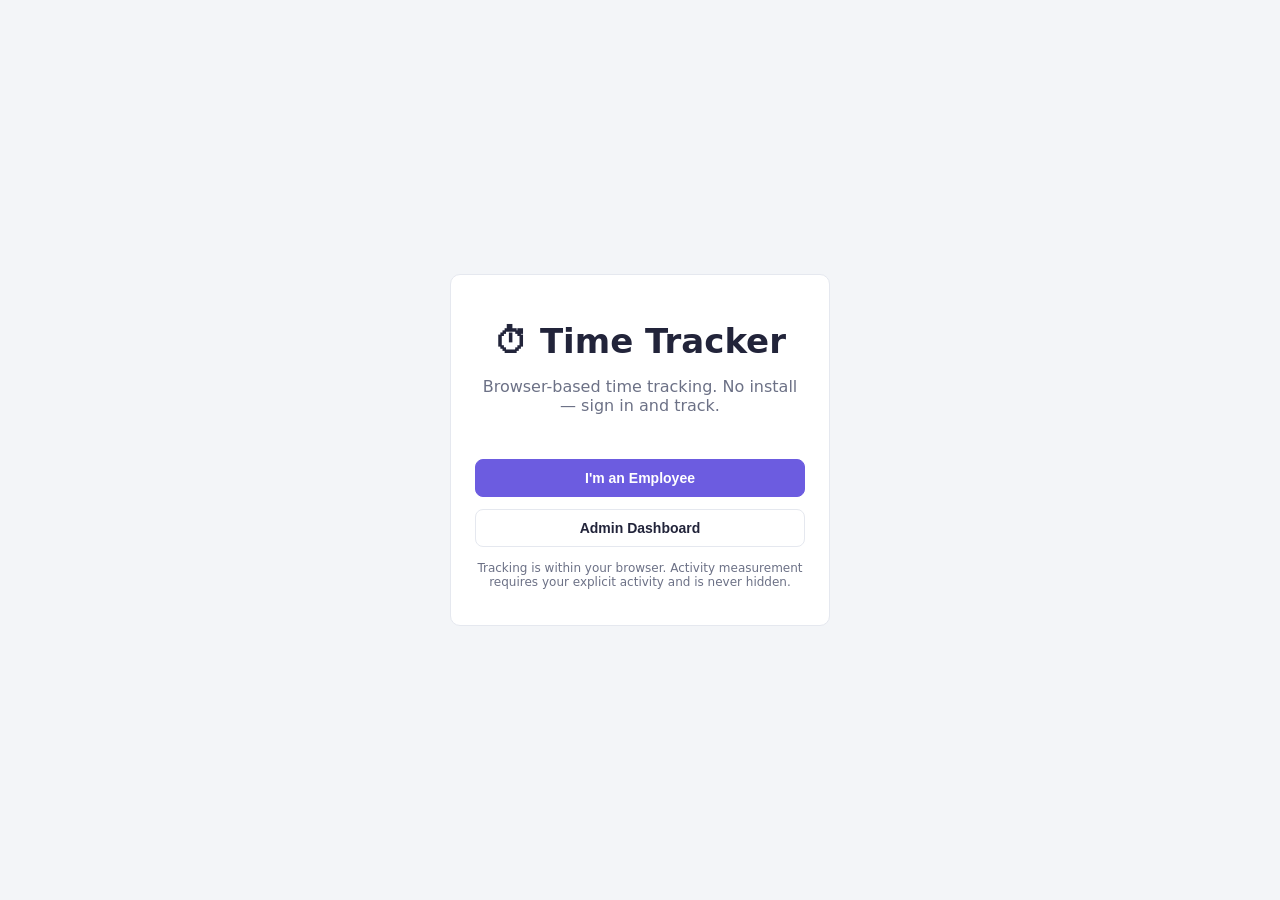
<file: index.html>
<!DOCTYPE html>
<html lang="en">
<head>
<meta charset="UTF-8" />
<meta name="viewport" content="width=device-width, initial-scale=1.0" />
<title>Time Tracker</title>
<link rel="stylesheet" href="css/style.css" />
<style>
  .land { min-height: 100vh; display: flex; flex-direction: column; align-items: center; justify-content: center; text-align: center; padding: 24px; }
  .land h1 { font-size: 34px; margin-bottom: 6px; }
  .land .lead { color: var(--muted); margin-bottom: 32px; }
  .land .card { max-width: 380px; }
  .land .btn { width: 100%; margin-top: 12px; }
</style>
</head>
<body>
<div class="land">
  <div class="card">
    <h1>⏱ <span id="appName"></span></h1>
    <p class="lead">Browser-based time tracking. No install — sign in and track.</p>
    <button class="btn primary" onclick="location.href='employee.html'">I'm an Employee</button>
    <button class="btn" onclick="location.href='admin.html'">Admin Dashboard</button>
    <p class="hint">Tracking is within your browser. Activity measurement requires
    your explicit activity and is never hidden.</p>
  </div>
</div>
<script src="js/config.js?v=5b02534"></script>
<script>document.getElementById('appName').textContent = window.TT_CONFIG.APP_NAME;</script>
</body>
</html>
</file>
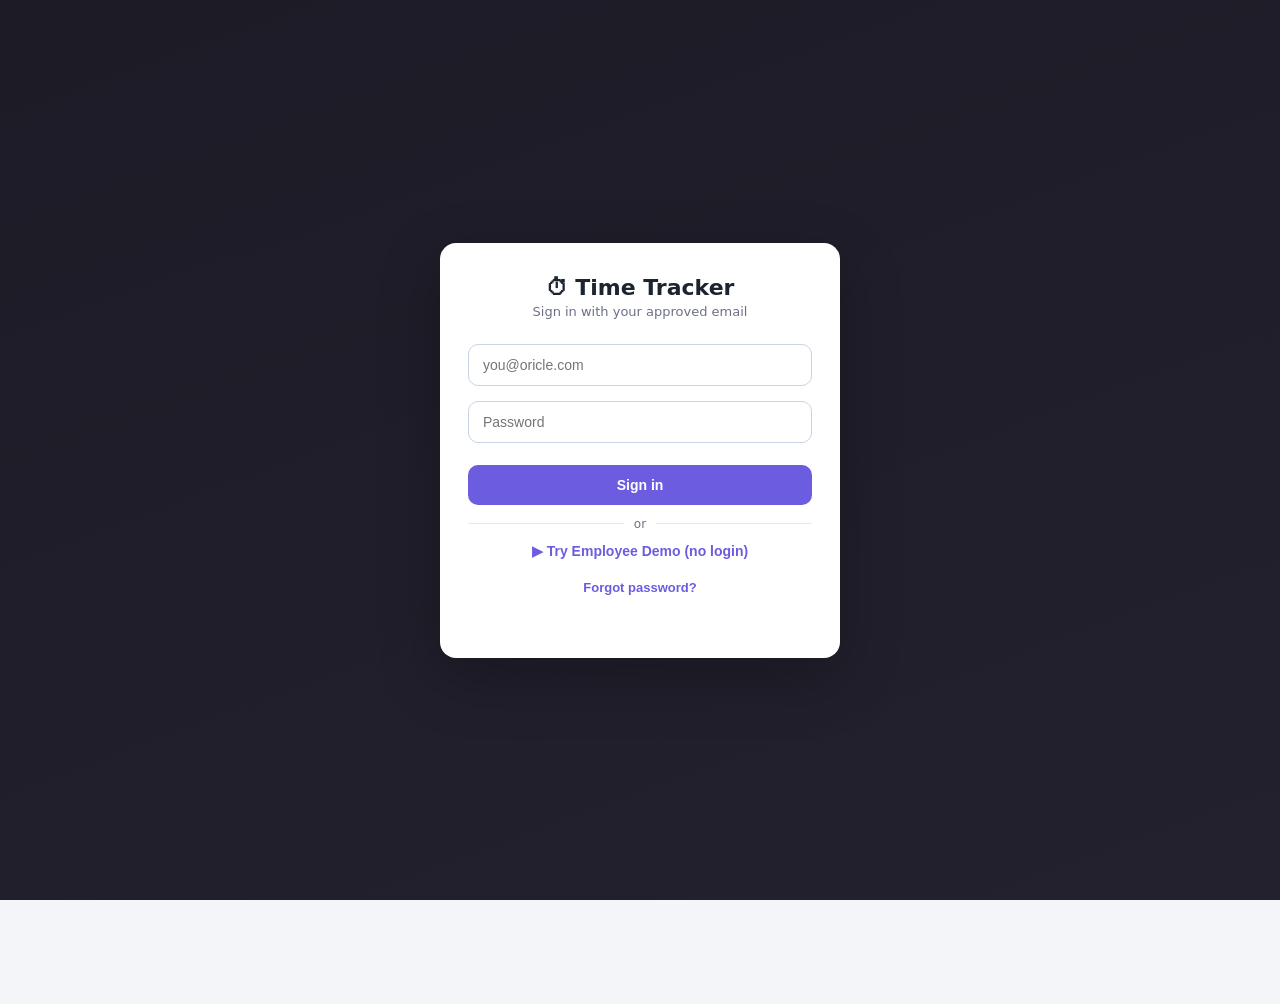
<file: employee.html>
<!DOCTYPE html>
<html lang="en">
<head>
<meta charset="UTF-8" />
<meta name="viewport" content="width=device-width, initial-scale=1.0" />
<title>Time Tracker — Employee</title>
<link rel="stylesheet" href="css/style.css" />
</head>
<body class="employee-bg">
<div id="demoBanner" class="demo-banner" hidden></div>

<!-- Supabase auth overlay (same login as Team Dashboard) -->
<div id="authOverlay" class="auth-overlay" style="display:none">
  <div class="auth-card">
    <div class="auth-title">⏱ Time Tracker</div>
    <div class="auth-sub">Sign in with your approved email</div>
    <input id="authEmail" type="email" placeholder="you@oricle.com" autocomplete="email" />
    <input id="authPass" type="password" placeholder="Password" autocomplete="current-password" />
    <button id="authSend">Sign in</button>
    <div class="auth-divider"><span>or</span></div>
    <button id="demoEmp" class="auth-reset" style="font-size:14px;padding:8px;margin-top:2px">▶ Try Employee Demo (no login)</button>
    <button id="authReset" class="auth-reset">Forgot password?</button>
    <div id="authMsg" class="auth-msg"></div>
    <!-- password recovery (shown when the email magic link lands here) -->
    <div id="recoveryBox" style="display:none">
      <div class="auth-sub" style="margin-top:8px">Set a new password</div>
      <input id="recoveryPass" type="password" placeholder="New password" autocomplete="new-password" />
      <button id="recoverySave">Update password</button>
    </div>
  </div>
</div>

<!-- Login (shown only if Supabase is NOT configured) -->
<div id="loginView" class="view hidden">
  <div class="card login-card">
    <h1 class="brand">⏱ <span id="brandName">Time Tracker</span></h1>
    <p class="sub">Sign in to start tracking.</p>
    <label>Email
      <input type="email" id="loginEmail" placeholder="you@oricle.com" autocomplete="username" />
    </label>
    <label>PIN
      <input type="password" id="loginPin" placeholder="Your 4-digit PIN" autocomplete="current-password" />
    </label>
    <p id="loginMsg" class="msg error" hidden></p>
    <button class="btn primary block" id="loginBtn">Sign In</button>
    <p class="hint">Demo login: <code>demo@oricle.local</code> / <code>1234</code></p>
  </div>
</div>

<!-- Tracker -->
<div id="trackerView" class="view hidden">
  <header class="tracker-header">
    <span class="logo">⏱ <span id="trackerBrand">Time Tracker</span></span>
    <div class="header-right">
      <span id="userEmail" class="pill"></span>
      <span id="statusPill" class="pill">Offline</span>
      <button class="btn ghost" id="logoutBtn">Logout</button>
    </div>
  </header>

  <main class="tracker-main">
    <!-- Hero timer -->
    <section class="card hero-card">
      <div class="timer-display" id="elapsedDisplay">00:00:00</div>
      <div class="timer-labels">
        <span id="liveActivity" class="stat-inline">Activity: <b>—</b></span>
        <span id="todayTotal" class="stat-inline">Today: <b>—</b></span>
        <span id="idleStatus" class="stat-inline">—</span>
      </div>

      <div class="controls">
        <select id="projectSelect" class="select"><option>Select project…</option></select>
        <select id="taskSelect" class="select"><option>Select task…</option></select>
        <div class="btn-row">
          <button class="btn primary" id="startBtn">▶ Start</button>
          <button class="btn warn" id="pauseBtn" hidden>⏸ Break</button>
          <button class="btn accent" id="resumeBtn" hidden>▶ Resume</button>
          <button class="btn danger" id="stopBtn" hidden>■ Stop</button>
        </div>
      </div>
      <p id="trackerMsg" class="msg" hidden></p>
    </section>

    <!-- Break management -->
    <section class="card break-card" id="breakCard" hidden>
      <h3>Break</h3>
      <div class="break-picker" id="breakPicker">
        <button class="btn break-opt" data-break="first">First Break · 15m</button>
        <button class="btn break-opt" data-break="second">Second Break · 15m</button>
        <button class="btn break-opt" data-break="restroom">Restroom · 5m</button>
        <button class="btn break-opt" data-break="lunch">Lunch · 60m</button>
      </div>
      <div id="breakStatus" class="break-status" hidden></div>
      <div id="breakCountdown" class="break-countdown" hidden></div>
      <div id="breakRemaining" class="break-remaining muted"></div>
    </section>
  </main>
</div>

<!-- Global error catch: surface any uncaught error visibly so a "glitch" isn't silent -->
<script>
  window.addEventListener('error', function (ev) {
    var msg = ev && ev.error ? (ev.error.message || String(ev.error)) : (ev.message || 'error');
    var box = document.getElementById('errBanner');
    if (!box) {
      box = document.createElement('div');
      box.id = 'errBanner';
      box.style.cssText = 'position:fixed;bottom:8px;left:8px;right:8px;z-index:99999;background:#2a0d0d;color:#ffb4b4;border:1px solid #ff5c5c;padding:10px 14px;font:12px monospace;white-space:pre-wrap;max-height:140px;overflow:auto;border-radius:8px';
      box.textContent = '[error] ' + msg;
      document.body.appendChild(box);
    } else {
      box.textContent = '[error] ' + msg;
    }
  }, true);
</script>
<script src="js/config.js?v=5b02534"></script>
<script src="js/util.js?v=5b02534"></script>
<script src="js/store.js?v=5b02534"></script>
<script src="js/api.js?v=5b02534"></script>
<script src="assets/supabase.js?v=5b02534"></script>
<script src="js/auth.js?v=5b02534"></script>
<script src="js/live.js?v=5b02534"></script>
<script src="js/activity.js?v=5b02534"></script>
<script src="js/employee.js?v=5b02534"></script>
</body>
</html>
</file>
<file: css/style.css>
:root {
  --bg: #f3f5f8;
  --card: #ffffff;
  --border: #e5e8ef;
  --text: #22243a;
  --muted: #6c7186;
  --primary: #6c5ce0;      /* Hubstaff violet */
  --primary-d: #5146b8;
  --primary-tint: #ece9fb;
  --ok: #16a34a;
  --warn: #e78a18;
  --danger: #dd3d3d;
  --sidebar-bg: #23212e;   /* Hubstaff dark sidebar */
  --sidebar-bg2: #1d1b26;
  --sidebar-text: #c9c7d6;
  --radius: 10px;
}
* { box-sizing: border-box; }
body {
  margin: 0; font-family: "Segoe UI", system-ui, -apple-system, sans-serif;
  background: var(--bg); color: var(--text);
}
.hidden { display: none !important; }
.view { min-height: 100vh; }

.demo-banner {
  background: #fff4d6; color: #7a5b00; padding: 8px 16px; font-size: 13px;
  border-bottom: 1px solid #f0dfa0; text-align: center;
}

/* cards */
.card {
  background: var(--card); border: 1px solid var(--border); border-radius: var(--radius);
  padding: 24px;
}
.login-card { max-width: 360px; margin: 8vh auto; }
.brand { font-size: 26px; margin: 0 0 4px; }
.sub { color: var(--muted); margin: 0 0 20px; }
.hint { color: var(--muted); font-size: 12px; margin-top: 14px; }

/* form */
label { display: block; margin-bottom: 14px; font-size: 13px; font-weight: 600; color: var(--muted); }
label.checkline { display: flex; align-items: center; gap: 8px; font-weight: 500; }
input, select {
  width: 100%; padding: 10px 12px; margin-top: 5px; border: 1px solid var(--border);
  border-radius: 8px; font-size: 14px;
}
input:focus, select:focus { outline: 2px solid var(--primary); outline-offset: 1px; }
input[type="date"] { width: auto; margin-top: 0; }
.checkline input { width: auto; margin: 0; }

/* buttons */
.btn {
  border: 1px solid var(--border); background: var(--card); color: var(--text);
  padding: 10px 16px; border-radius: 8px; font-size: 14px; cursor: pointer; font-weight: 600;
  transition: background .15s, border-color .15s;
}
.btn:hover { background: #f6f8fb; }
.btn.primary { background: var(--primary); border-color: var(--primary); color: #fff; }
.btn.primary:hover { background: var(--primary-d); }
.btn.danger { background: var(--danger); border-color: var(--danger); color: #fff; }
.btn.warn { background: var(--warn); border-color: var(--warn); color: #fff; }
.btn.accent { background: var(--primary); border-color: var(--primary); color: #fff; }
.btn.ghost { background: transparent; border-color: transparent; color: var(--muted); }
.btn.block { width: 100%; }
.btn-row { display: flex; gap: 10px; flex-wrap: wrap; margin-top: 14px; align-items: center; }
.btn-row-inline { display: flex; gap: 8px; flex-wrap: wrap; margin: 10px 0; }
.btn:disabled { opacity: .5; cursor: not-allowed; }

.select { max-width: 260px; }

/* messages */
.msg { font-size: 13px; margin-top: 10px; }
.msg.error { color: var(--danger); }
.msg.ok { color: var(--ok); }

/* Pills */
.pill {
  display: inline-block; padding: 4px 12px; border-radius: 999px; font-size: 12px;
  background: #eef1f5; color: var(--muted); font-weight: 600; border: 1px solid var(--border);
}
.p-ok { background: #e7f6ec; color: var(--ok); border-color: #bcdcc6; }
.p-warn { background: #fdf3e3; color: var(--warn); border-color: #f2d9a8; }
.p-muted { background: #eef1f5; color: var(--muted); }

.badge { display: inline-block; padding: 2px 9px; border-radius: 999px; font-size: 12px; font-weight: 600; }
.b-ok { background: #e7f6ec; color: var(--ok); }
.b-warn { background: #fdf3e3; color: var(--warn); }
.b-muted { background: #eef1f5; color: var(--muted); }

/* Employee header */
.employee-bg { background: linear-gradient(180deg, #2a2740 0%, var(--bg) 32%); }
.tracker-header {
  display: flex; justify-content: space-between; align-items: center;
  padding: 16px 24px; color: #fff;
}
.tracker-header .logo { font-size: 18px; font-weight: 700; }
.header-right { display: flex; gap: 10px; align-items: center; }
.employee-bg .pill { background: rgba(255,255,255,.12); color: #fff; border-color: rgba(255,255,255,.2); }
.employee-bg .p-ok { background: #123; }

.tracker-main { max-width: 780px; margin: 0 auto; padding: 16px 24px 60px; }

.hero-card { text-align: center; }
.timer-display {
  font-size: 56px; font-weight: 300; font-variant-numeric: tabular-nums; letter-spacing: 2px;
}
.timer-labels { display: flex; gap: 22px; justify-content: center; flex-wrap: wrap; color: var(--muted); font-size: 13px; margin-top: 8px; }
.stat-inline b { color: var(--text); }
.idle-on b, .idle-on { color: var(--warn); }
.controls { margin-top: 24px; }
.controls .btn-row { justify-content: center; }

/* Admin */
.dash-main { max-width: 1120px; margin: 0 auto; padding: 20px 24px 80px; }
.kpi-row { display: grid; grid-template-columns: repeat(auto-fit, minmax(150px,1fr)); gap: 14px; margin-bottom: 18px; }
.kpi { background: var(--card); border: 1px solid var(--border); border-radius: var(--radius); padding: 18px; text-align: left; }
.kpi-num { display: block; font-size: 26px; font-weight: 700; letter-spacing: -.3px; }
.kpi-num small { font-size: 14px; font-weight: 600; color: var(--muted); }
.kpi-lab { color: var(--muted); font-size: 12px; font-weight: 600; text-transform: uppercase; letter-spacing: .4px; margin-top: 4px; }

.filter-card { display: flex; gap: 12px; flex-wrap: wrap; align-items: end; margin-bottom: 14px; }
.filter-card select, .filter-card input { width: auto; margin-top: 0; }

.tabs { display: flex; gap: 4px; border-bottom: 2px solid var(--border); margin-bottom: 18px; flex-wrap: wrap; }
.tab { border: none; background: none; padding: 10px 14px; font-size: 14px; font-weight: 600; color: var(--muted); cursor: pointer; border-bottom: 2px solid transparent; margin-bottom: -2px; }
.tab.active { color: var(--primary); border-bottom-color: var(--primary); }

.table-wrap { overflow-x: auto; background: var(--card); border: 1px solid var(--border); border-radius: var(--radius); }
table { width: 100%; border-collapse: collapse; font-size: 13px; }
th, td { padding: 9px 12px; text-align: left; border-bottom: 1px solid var(--border); white-space: nowrap; }
th { color: var(--muted); font-weight: 600; font-size: 12px; text-transform: uppercase; letter-spacing: .3px; }
tbody tr:hover { background: #f8fafc; }
h2 { margin: 22px 0 10px; font-size: 18px; }

.gallery { display: grid; grid-template-columns: repeat(auto-fill, minmax(200px,1fr)); gap: 14px; }

.project { background: var(--card); border: 1px solid var(--border); border-radius: var(--radius); padding: 14px 18px; margin-bottom: 10px; }
.project h4 { margin: 0 0 8px; }
.project ul { margin: 0; padding-left: 18px; }
.muted { color: var(--muted); }

/* ============ ADMIN DASHBOARD (hubstaff-style shell) ============ */
.app-shell { display: flex; min-height: 100vh; }
.sidebar {
  width: 236px; background: var(--sidebar-bg); color: var(--sidebar-text); flex-shrink: 0;
  display: flex; flex-direction: column; position: sticky; top: 0; height: 100vh;
}
.sidebar-brand { padding: 22px 20px 16px; font-size: 17px; color: #fff; display: flex; align-items: center; gap: 10px; }
.sidebar-brand b { letter-spacing: .2px; }
.sidebar-nav { flex: 1; padding: 4px 12px; overflow-y: auto; display: flex; flex-direction: column; gap: 2px; }
.nav-item {
  display: flex; align-items: center; gap: 12px; padding: 11px 12px; border-radius: 8px;
  color: var(--sidebar-text); text-decoration: none; font-size: 14px; font-weight: 500;
  cursor: pointer; transition: background .12s, color .12s;
}
.nav-item:hover { background: rgba(255,255,255,.07); color: #fff; }
/* active nav: violet indicator (in-page JS sets font-weight 700 on the current item) */
.nav-item[style*="font-weight: 700"], .nav-item[style*="font-weight:700"] {
  background: rgba(108,92,224,.16); color: #fff;
  box-shadow: inset 3px 0 0 var(--primary);
}
.sidebar-footer { padding: 14px 12px; border-top: 1px solid rgba(255,255,255,.08); }
.main { flex: 1; min-width: 0; display: flex; flex-direction: column; }
.main-head { display: flex; justify-content: space-between; align-items: center; padding: 18px 24px; background: var(--card); border-bottom: 1px solid var(--border); position: sticky; top: 0; z-index: 5; }
.main-head h1 { margin: 0; font-size: 22px; }
.head-filters { display: flex; gap: 8px; flex-wrap: wrap; align-items: center; }
.head-filters select, .head-filters input { width: auto; margin: 0; }
.page-body { padding: 20px 24px 60px; }
.sec { margin: 22px 0 10px; font-size: 18px; }
.kpi-row2 { display: grid; grid-template-columns: repeat(auto-fit, minmax(150px,1fr)); gap: 12px; margin-bottom: 6px; }
.kpi-row2 .kpi { padding: 14px; }
.clickable-emp { cursor: pointer; }
.clickable-emp:hover { background: #eef3fb; }
.emp-edit { display: grid; grid-template-columns: repeat(auto-fit,minmax(150px,1fr)); gap: 12px; margin: 14px 0; align-items: end; }
.card-inline { background: #f8fafc; border: 1px solid var(--border); border-radius: var(--radius); padding: 16px; }
.emp-edit label { margin: 0; }
.emp-edit button { height: 42px; }
.team-head { display: flex; justify-content: space-between; align-items: center; }
.team-head h4 { margin: 0 0 8px; }
.team-head .badge { margin: 0; }
.emp-detail { margin-top: 20px; }
.proj-grid { display: grid; grid-template-columns: repeat(auto-fill, minmax(260px,1fr)); gap: 12px; }
.proj-grid .project { margin: 0; }
.cal { font-size: 11px; text-align: center; color: #4b5563; min-width: 44px; }
.cal-empty { background: #f6f8fb; }
.on-on_time { background: #e7f6ec; }
.on-late { background: #fdf3e3; }
.on-missed_shift, .on-absent { background: #fbe6e6; }
.on-abandoned { background: #f3d9d9; }
.on-early_departure { background: #fdf3e3; }
.on-overtime { background: #e7f0fd; }
.sched-wrap { overflow-x: auto; }
.lbl { color: var(--primary); cursor: pointer; text-decoration: underline; font-size: 12px; }

/* ===== Schedule editor (Hubstaff-style) ===== */
.sched-toolbar { display: flex; gap: 10px; align-items: center; margin-bottom: 12px; flex-wrap: wrap; }
.sched-range { font-size: 14px; font-weight: 600; }
.sched-form { margin-bottom: 16px; }
.sched-form h3 { margin: 0 0 10px; }
.sched-form-grid { display: grid; grid-template-columns: repeat(auto-fit, minmax(140px,1fr)); gap: 12px; }
.sched-form-grid label { margin: 0; }
.sched-grid { border-collapse: separate; border-spacing: 2px; min-width: 860px; }
.sched-grid th { text-align: center; font-size: 12px; font-weight: 700; text-transform: none; letter-spacing: 0; }
.sched-grid .cal-day { font-size: 18px; color: var(--text); }
.cal-emp { min-width: 150px; font-weight: 600; position: sticky; left: 0; background: var(--card); z-index: 1; }
.cal { min-width: 96px; padding: 2px; vertical-align: top; height: 68px; }
figcaption.cal-empty, .cal-empty { }
.no-sched { background: #f6f8fb; }
.shift-block {
  background: var(--primary-tint); border: 1px solid #d8d2f4; border-left: 3px solid var(--primary);
  border-radius: 6px; padding: 4px 6px; font-size: 11px;
}
.shift-block.weekend { background: #f0edfe; border: 1px solid #ddd0fb; border-left: 3px solid #7c3aed; }
.shift-time { font-weight: 700; color: var(--text); }
.shift-brk { color: var(--muted); }
.shift-actions { display: flex; gap: 8px; align-items: center; margin-top: 3px; flex-wrap: wrap; }
.shift-actions .lbl { font-size: 11px; margin: 0; }

/* project / task editing */
.task-item { display: flex; justify-content: space-between; align-items: center; gap: 8px; padding: 2px 0; }
.task-actions { display: flex; gap: 8px; align-items: center; }
.task-actions .lbl { margin: 0; }
.new-task-input, .sched-form-grid input { margin-top: 0; }
.team-head .btn-row-inline .btn { margin: 0; }
.project .btn-row-inline input { margin: 0; vertical-align: middle; }
.project .btn-row-inline .btn { margin: 0; vertical-align: middle; }

/* break UI */
.break-picker { display: flex; gap: 8px; flex-wrap: wrap; margin: 6px 0 4px; }
.break-opt { flex: 1; min-width: 120px; }
.break-status { margin: 8px 0; font-size: 14px; }
.break-countdown { font-size: 28px; font-weight: 300; color: var(--ok); padding: 8px 0; cursor: pointer; font-variant-numeric: tabular-nums; }
.break-countdown.warn { color: var(--warn); }
.break-countdown.over { color: var(--danger); }
.break-remaining { font-size: 12px; margin-top: 6px; }

@media (max-width: 860px) {
  .app-shell { flex-direction: column; }
  .sidebar { width: 100%; height: auto; position: static; flex-direction: row; flex-wrap: wrap; align-items: center; }
  .sidebar-brand { flex: 1; padding: 12px 14px; }
  .sidebar-nav { display: flex; flex-wrap: wrap; padding: 4px 8px; }
  .nav-item { margin: 2px; padding: 6px 10px; font-size: 13px; }
  .sidebar-footer { padding: 8px; border-top: none; }
  .main-head { position: static; flex-wrap: wrap; gap: 8px; }
}

/* ===== Supabase auth overlay (same login as Team Dashboard) ===== */
.auth-overlay {
  position: fixed; inset: 0; z-index: 9999; display: flex; align-items: center;
  justify-content: center; background: linear-gradient(160deg, var(--sidebar-bg2) 0%, var(--sidebar-bg) 100%);
  font-family: inherit;
}
.auth-card {
  background: #fff; border-radius: 16px; padding: 32px 28px; max-width: 400px; width: 90%;
  box-shadow: 0 20px 60px rgba(0,0,0,.25); text-align: center; box-sizing: border-box;
}
.auth-title { font-size: 22px; font-weight: 800; color: #1c2430; margin-bottom: 4px; }
.auth-sub { font-size: 13px; color: var(--muted); margin-bottom: 20px; }
.auth-card input {
  width: 100%; padding: 12px 14px; border: 1.5px solid #c9d4e5; border-radius: 10px;
  font-size: 14px; margin-bottom: 10px; box-sizing: border-box;
}
.auth-card input:focus { outline: none; border-color: var(--primary); }
.auth-card #authSend {
  width: 100%; padding: 12px; border: none; border-radius: 10px;
  background: var(--primary); color: #fff; font-weight: 700; font-size: 14px; cursor: pointer;
}
.auth-card #authSend:hover { background: var(--primary-d); }
.auth-card #authSend:disabled { opacity: .6; cursor: not-allowed; }
.auth-card .auth-reset {
  background: none; border: none; color: var(--primary); font-size: 13px;
  font-weight: 600; cursor: pointer; margin-top: 12px; display: block; width: 100%;
}
.auth-card .auth-reset:disabled { opacity: .6; }
.auth-card .auth-msg { margin-top: 12px; font-size: 13px; color: #6b7280; min-height: 18px; white-space: pre-line; }
.auth-divider { display: flex; align-items: center; gap: 10px; color: var(--muted); font-size: 12px; margin: 12px 0 4px; }
.auth-divider::before, .auth-divider::after { content: ""; flex: 1; height: 1px; background: var(--border); }
.auth-card #authSend { margin-top: 12px; }
.auth-card #recoverySave {
  width: 100%; padding: 12px; border: none; border-radius: 10px;
  background: var(--ok); color: #fff; font-weight: 700; font-size: 14px; cursor: pointer; margin-top: 4px;
}
.auth-card #recoverySave:disabled { opacity: .6; }
</file>
